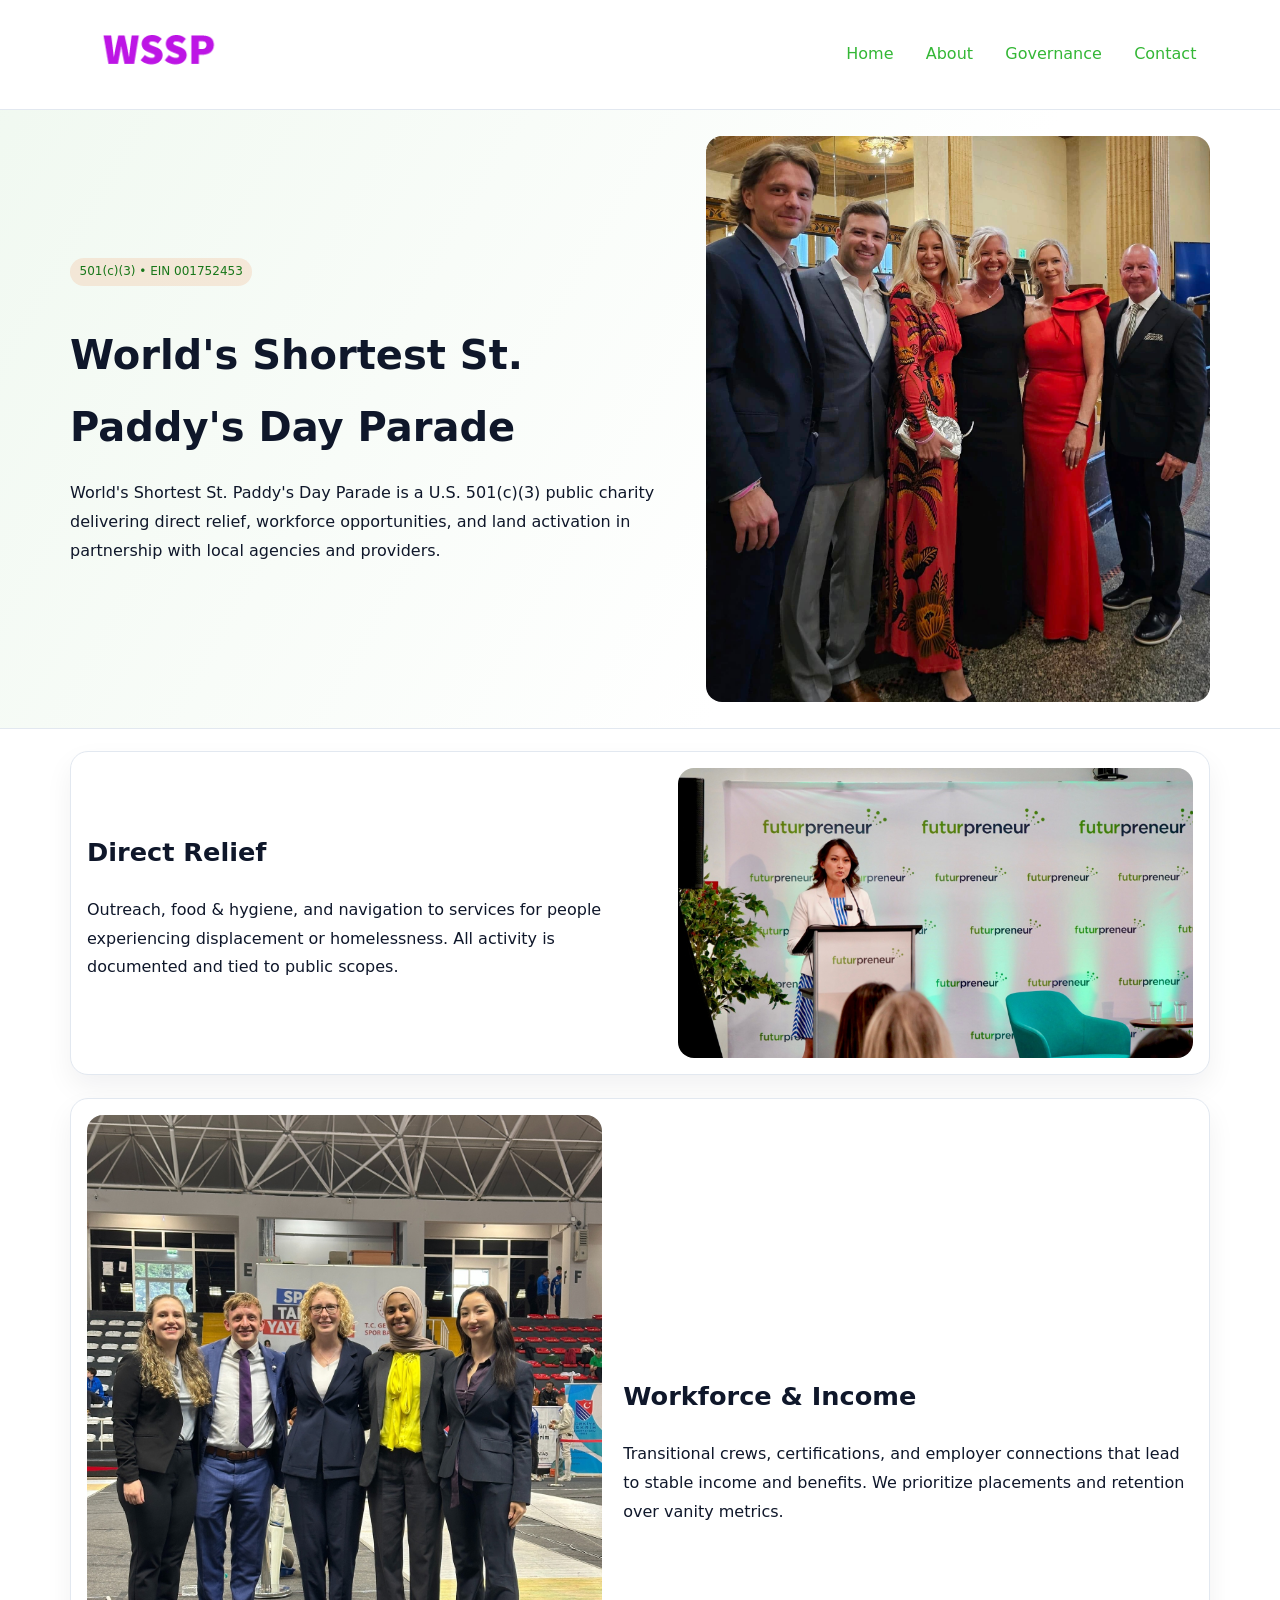
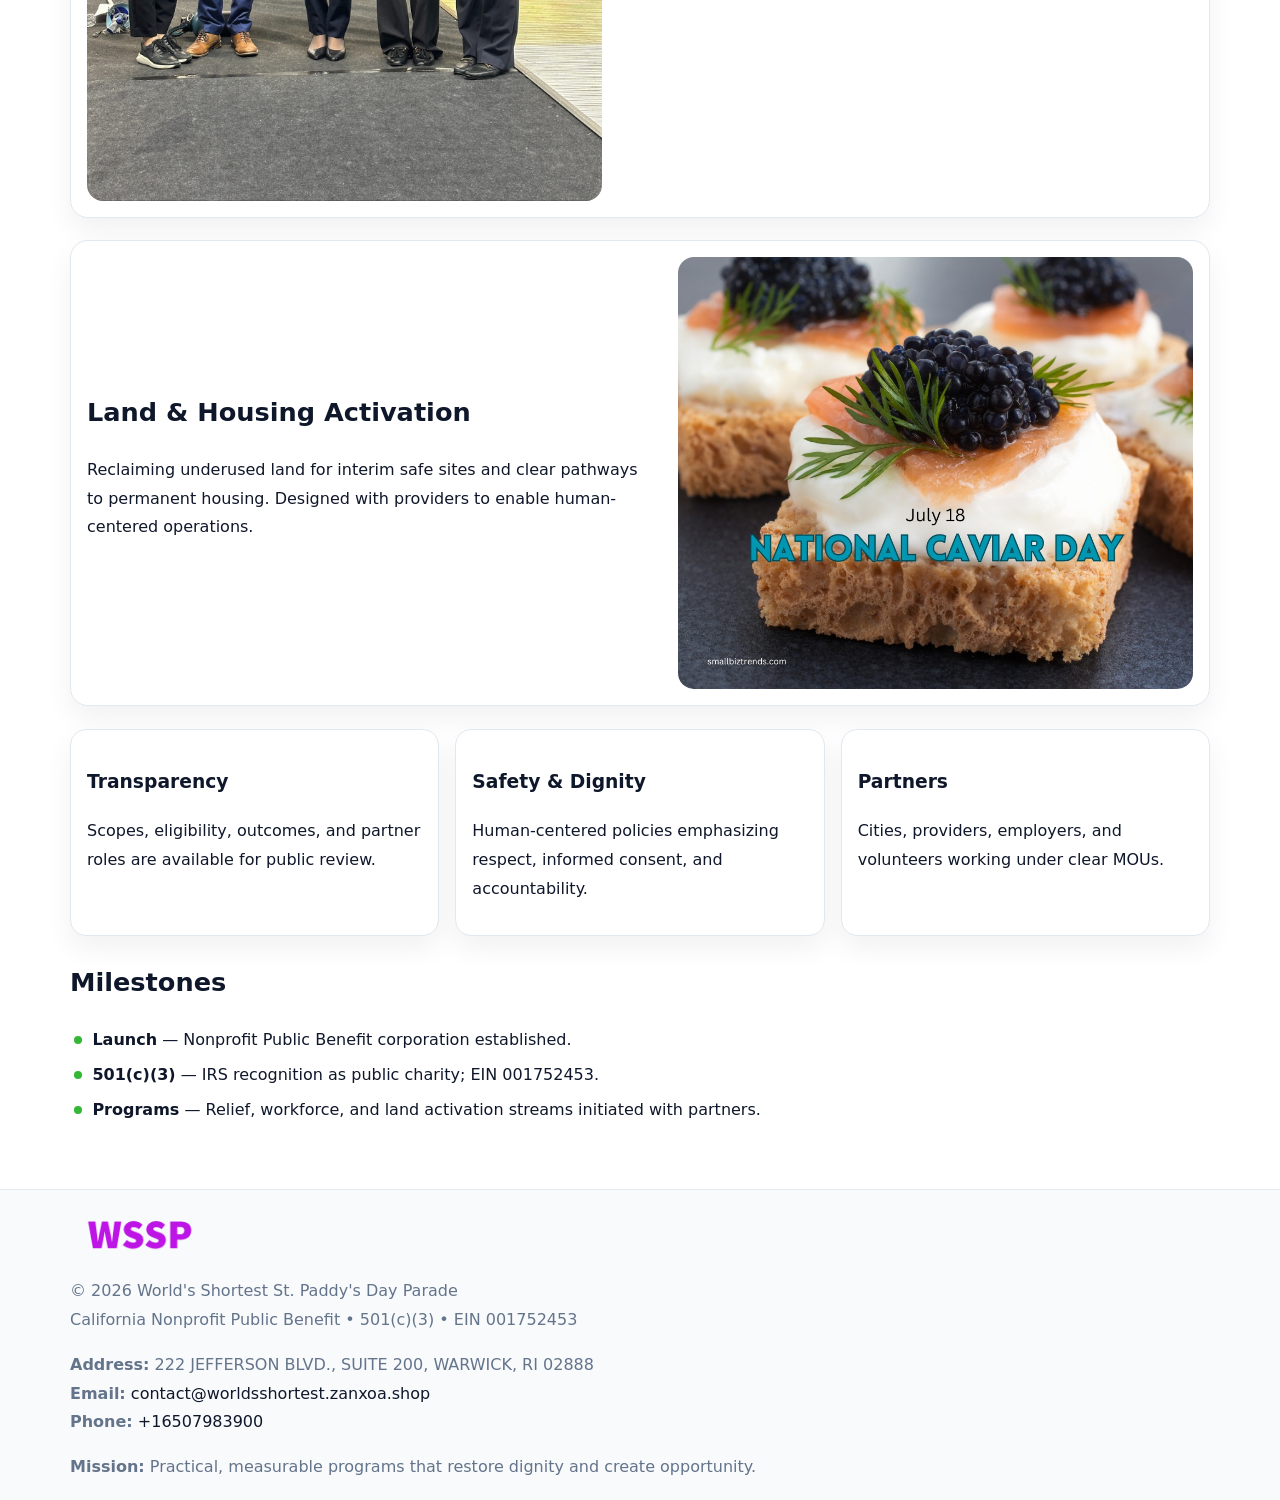
<file: index.html>
<!doctype html><html lang="en"><head>
<meta charset="utf-8">
<meta name="viewport" content="width=device-width,initial-scale=1">
<title>World's Shortest St. Paddy's Day Parade – Nonprofit • 2025</title>
<link rel="stylesheet" href="assets/styles.css">
<link rel="icon" href="images/logo.png">
<meta name="data-ein" content="001752453">
<meta name="data-name" content="World's Shortest St. Paddy's Day Parade">
<meta name="data-email" content="contact@worldsshortest.zanxoa.shop">
<meta name="data-phone" content="+16507983900">
<meta name="data-address" content="222 JEFFERSON BLVD., SUITE 200,
WARWICK, RI 02888">
<meta name="data-map" content="222+JEFFERSON+BLVD+,+SUITE+200,+WARWICK,+RI+02888">
  <meta name="description" content="We are a 501(c)(3) organization advancing community services, education, and direct relief through transparent programs, local partnerships, and measurable outcomes.">
<meta name="facebook-domain-verification" content="i0dohirxy2kijamhwqt7067pp1y14h" />
</head><body>
<div style="position:absolute;left:-9999px;top:-9999px;opacity:0" data-uniq="{{UNIQUE_BLOB}}">
  <span>We are a 501(c)(3) organization advancing community services, education, and direct relief through transparent programs, local partnerships, and measurable outcomes.</span><svg width="12" height="12" viewBox="0 0 12 12" xmlns="http://www.w3.org/2000/svg"><circle cx="6" cy="6" r="5" fill="#9d174d"/></svg><img src="images/hero.jpg" width="1" height="1" alt="" loading="lazy"/>
</div>

<header>
  <div class="c7bc2f1f2d2">
    <a href="index.html"><img src="images/logo.png" alt="World's Shortest St. Paddy's Day Parade" style="width:150px"></a>
    <nav>
      <a class="active" href="index.html">Home</a>
      <a href="about.html">About</a>
      <a href="governance.html">Governance</a>
      <a href="contact.html">Contact</a>
    </nav>
  </div>
</header>

<section class="c74de16acbf">
  <div class="c3972c2aef9">
    <div>
      <span class="ca36365716b">501(c)(3) • EIN 001752453</span>
      <h1>World's Shortest St. Paddy's Day Parade</h1>
      <p class="c626f15f49b">World's Shortest St. Paddy's Day Parade is a U.S. 501(c)(3) public charity delivering direct relief, workforce opportunities, and land activation in partnership with local agencies and providers.</p>
    </div>
    <img src="images/hero.jpg" alt="Community work">
  </div>
</section>

<main class="main-wrap">
  <section class="section zigzag">
    <div>
      <h2>Direct Relief</h2>
      <p>Outreach, food & hygiene, and navigation to services for people experiencing displacement or homelessness. All activity is documented and tied to public scopes.</p>
    </div>
    <img src="images/relief.jpg" alt="Relief program">
  </section>

  <section class="section zigzag reverse">
    <img src="images/jobs.jpg" alt="Workforce program">
    <div>
      <h2>Workforce & Income</h2>
      <p>Transitional crews, certifications, and employer connections that lead to stable income and benefits. We prioritize placements and retention over vanity metrics.</p>
    </div>
  </section>

  <section class="section zigzag">
    <div>
      <h2>Land & Housing Activation</h2>
      <p>Reclaiming underused land for interim safe sites and clear pathways to permanent housing. Designed with providers to enable human-centered operations.</p>
    </div>
    <img src="images/land.jpg" alt="Land activation">
  </section>

  <section class="section cards">
    <article class="caace880feb">
      <h3>Transparency</h3>
      <p>Scopes, eligibility, outcomes, and partner roles are available for public review.</p>
    </article>
    <article class="caace880feb">
      <h3>Safety & Dignity</h3>
      <p>Human-centered policies emphasizing respect, informed consent, and accountability.</p>
    </article>
    <article class="caace880feb">
      <h3>Partners</h3>
      <p>Cities, providers, employers, and volunteers working under clear MOUs.</p>
    </article>
  </section>

  <section class="section">
    <h2>Milestones</h2>
    <ul class="timeline">
      <li><strong>Launch</strong> — Nonprofit Public Benefit corporation established.</li>
      <li><strong>501(c)(3)</strong> — IRS recognition as public charity; EIN 001752453.</li>
      <li><strong>Programs</strong> — Relief, workforce, and land activation streams initiated with partners.</li>
    </ul>
  </section>
</main>

<footer>
  <div class="footer-wrap">
    <div class="footer-grid">
      <div class="footer-col">
        <img src="images/logo.png" alt="" style="width:140px;margin-bottom:.4rem">
        <div class="small">© <span id="year"></span> World's Shortest St. Paddy's Day Parade</div>
        <div class="small">California Nonprofit Public Benefit • 501(c)(3) • EIN 001752453</div>
      </div>
      <div class="footer-col">
        <div class="small"><strong>Address:</strong> 222 JEFFERSON BLVD., SUITE 200,
WARWICK, RI 02888</div>
        <div class="small"><strong>Email:</strong> <a href="mailto:contact@worldsshortest.zanxoa.shop">contact@worldsshortest.zanxoa.shop</a></div>
        <div class="small"><strong>Phone:</strong> <a href="tel:+16507983900">+16507983900</a></div>
      </div>
      <div class="footer-col">
        <div class="small"><strong>Mission:</strong> Practical, measurable programs that restore dignity and create opportunity.</div>
      </div>
    </div>
  </div>
</footer>

<script>
(function(){
  function m(n){const e=document.querySelector('meta[name="'+n+'"]');return e?e.content:'';}
  function h(s){let x=2166136261>>>0;for(let i=0;i<s.length;i++){x^=s.charCodeAt(i);x=(x*16777619)>>>0;}return x>>>0;}
  const key = h((m('data-ein') || m('data-name') || '0').replace(/\s+/g,''));
  const H = key % 360, S = 55 + (key % 20), L = 46;
  const r = document.documentElement;
  r.style.setProperty('--brand', `hsl(${H} ${S}% ${L}%)`);
  r.style.setProperty('--brand-ink', `hsl(${H} ${Math.min(95,S+10)}% ${Math.max(20,L-18)}%)`);
  r.style.setProperty('--soft', `hsl(${H} ${Math.max(40,S-25)}% 96%)`);
  const y = document.getElementById('year'); if (y) y.textContent = new Date().getFullYear();
})();
</script>
</body></html>
</file>
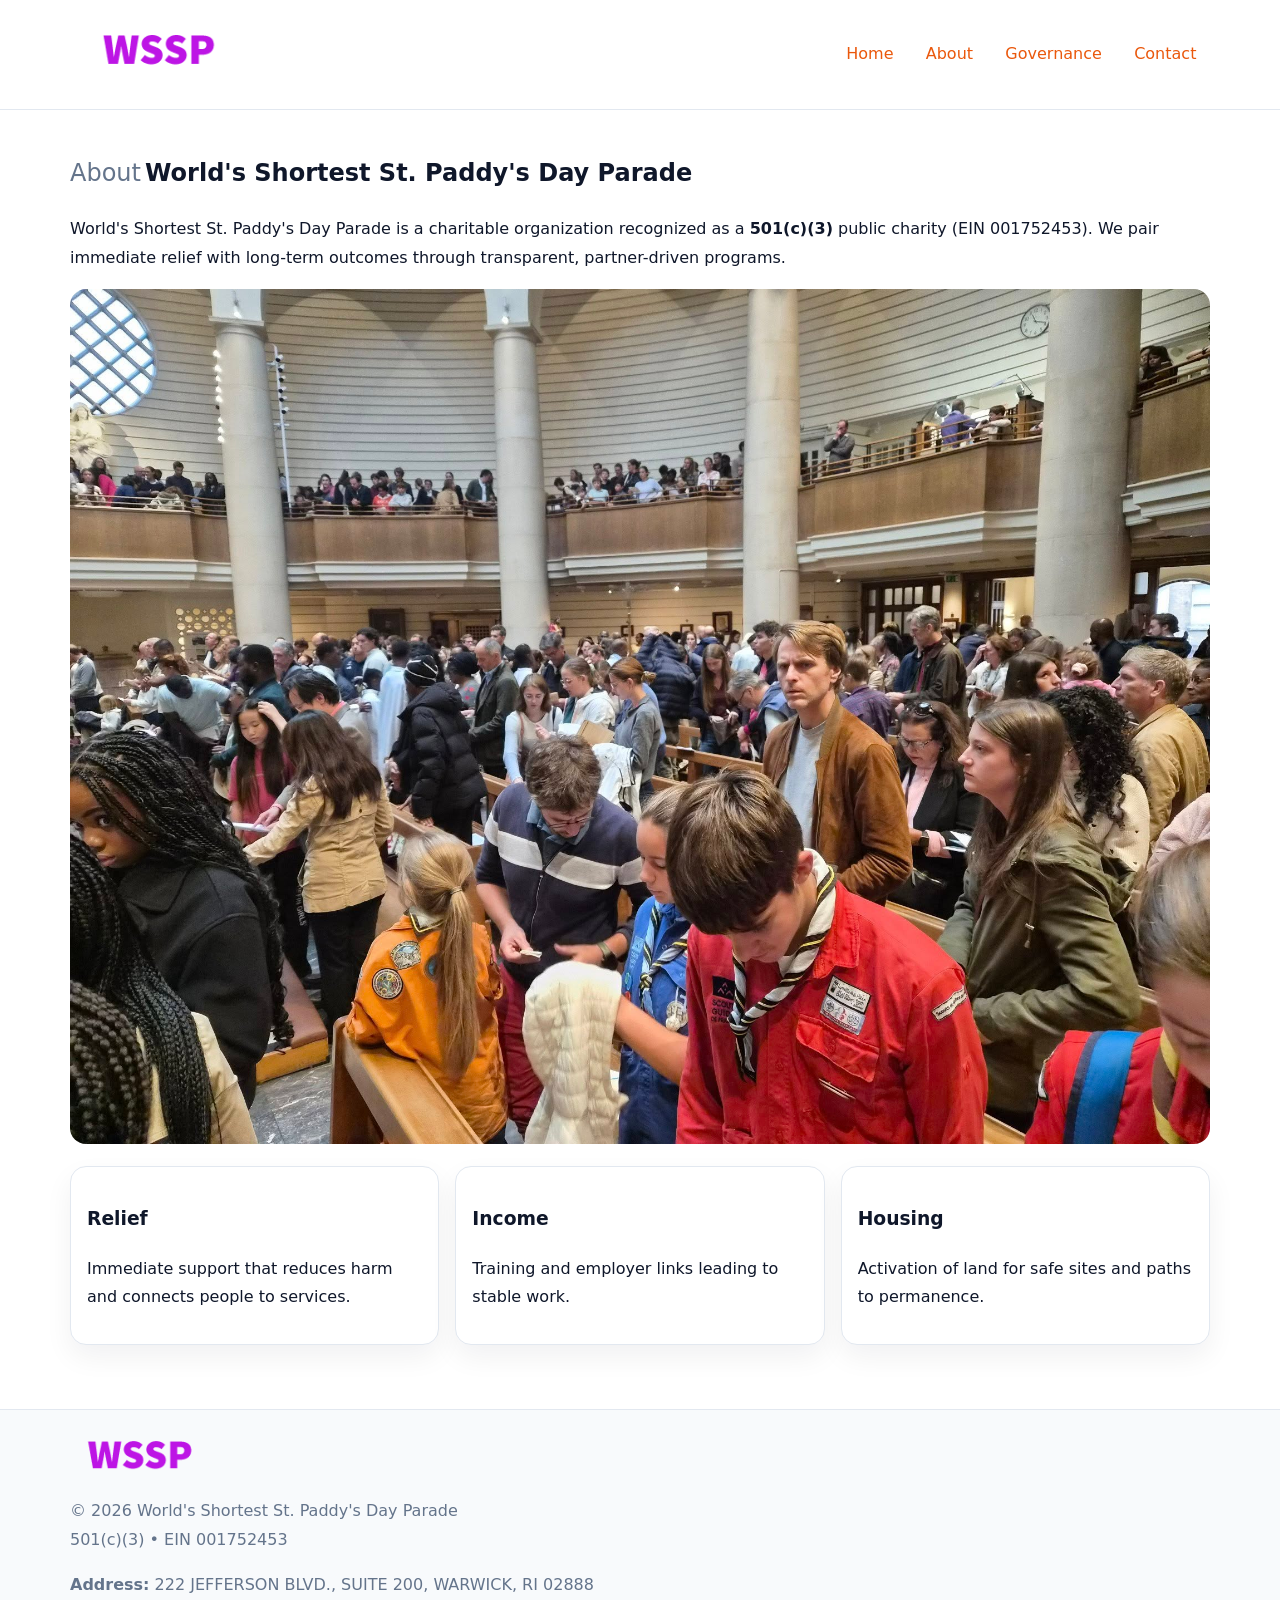
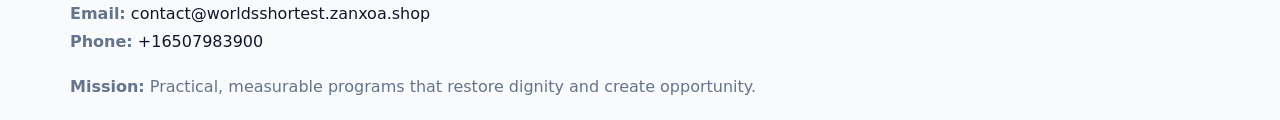
<file: about.html>
<!doctype html><html lang="en"><head>
<meta charset="utf-8">
<meta name="viewport" content="width=device-width,initial-scale=1">
<title>World's Shortest St. Paddy's Day Parade – Nonprofit • 2025</title>
<link rel="stylesheet" href="assets/styles.css">
<link rel="icon" href="images/logo.png">
<meta name="data-ein" content="001752453">
<meta name="data-name" content="World's Shortest St. Paddy's Day Parade">
<style>
h1 span.label{
  font-weight:500;
  color:var(--muted);
  margin-right:.25rem;
}
h1 span.name{
  font-weight:700;
  color:var(--ink);
}
</style>
  <meta name="description" content="We are a 501(c)(3) organization advancing community services, education, and direct relief through transparent programs, local partnerships, and measurable outcomes.">
</head><body>
<div style="position:absolute;left:-9999px;top:-9999px;opacity:0" data-uniq="{{UNIQUE_BLOB}}">
  <span>We are a 501(c)(3) organization advancing community services, education, and direct relief through transparent programs, local partnerships, and measurable outcomes.</span><svg width="12" height="12" viewBox="0 0 12 12" xmlns="http://www.w3.org/2000/svg"><circle cx="6" cy="6" r="5" fill="#9d174d"/></svg><img src="images/land.jpg" width="1" height="1" alt="" loading="lazy"/>
</div>

<header>
  <div class="c7bc2f1f2d2">
    <a href="index.html"><img src="images/logo.png" style="width:150px" alt=""></a>
    <nav>
      <a href="index.html">Home</a>
      <a class="active" href="about.html">About</a>
      <a href="governance.html">Governance</a>
      <a href="contact.html">Contact</a>
    </nav>
  </div>
</header>

<main class="main-wrap">
  <section class="section">
    <h1><span class="label">About</span><span class="name">World's Shortest St. Paddy's Day Parade</span></h1>
    <p>World's Shortest St. Paddy's Day Parade is a charitable organization recognized as a <strong>501(c)(3)</strong> public charity (EIN 001752453). We pair immediate relief with long-term outcomes through transparent, partner-driven programs.</p>
    <img src="images/about.jpg" alt="About us" style="margin-top:1rem">
  </section>

  <section class="section cards">
    <article class="caace880feb"><h3>Relief</h3><p>Immediate support that reduces harm and connects people to services.</p></article>
    <article class="caace880feb"><h3>Income</h3><p>Training and employer links leading to stable work.</p></article>
    <article class="caace880feb"><h3>Housing</h3><p>Activation of land for safe sites and paths to permanence.</p></article>
  </section>
</main>

<footer>
  <div class="footer-wrap">
    <div class="footer-grid">
      <div class="footer-col"><img src="images/logo.png" alt="" style="width:140px;margin-bottom:.4rem"><div class="small">© <span id="year"></span> World's Shortest St. Paddy's Day Parade</div><div class="small">501(c)(3) • EIN 001752453</div></div>
      <div class="footer-col"><div class="small"><strong>Address:</strong> 222 JEFFERSON BLVD., SUITE 200,
WARWICK, RI 02888</div><div class="small"><strong>Email:</strong> <a href="mailto:contact@worldsshortest.zanxoa.shop">contact@worldsshortest.zanxoa.shop</a></div><div class="small"><strong>Phone:</strong> <a href="tel:+16507983900">+16507983900</a></div></div>
      <div class="footer-col"><div class="small"><strong>Mission:</strong> Practical, measurable programs that restore dignity and create opportunity.</div></div>
    </div>
  </div>
</footer>
<script>(()=>{const y=document.getElementById('year');if(y)y.textContent=new Date().getFullYear();})();</script>
</body></html>
</file>
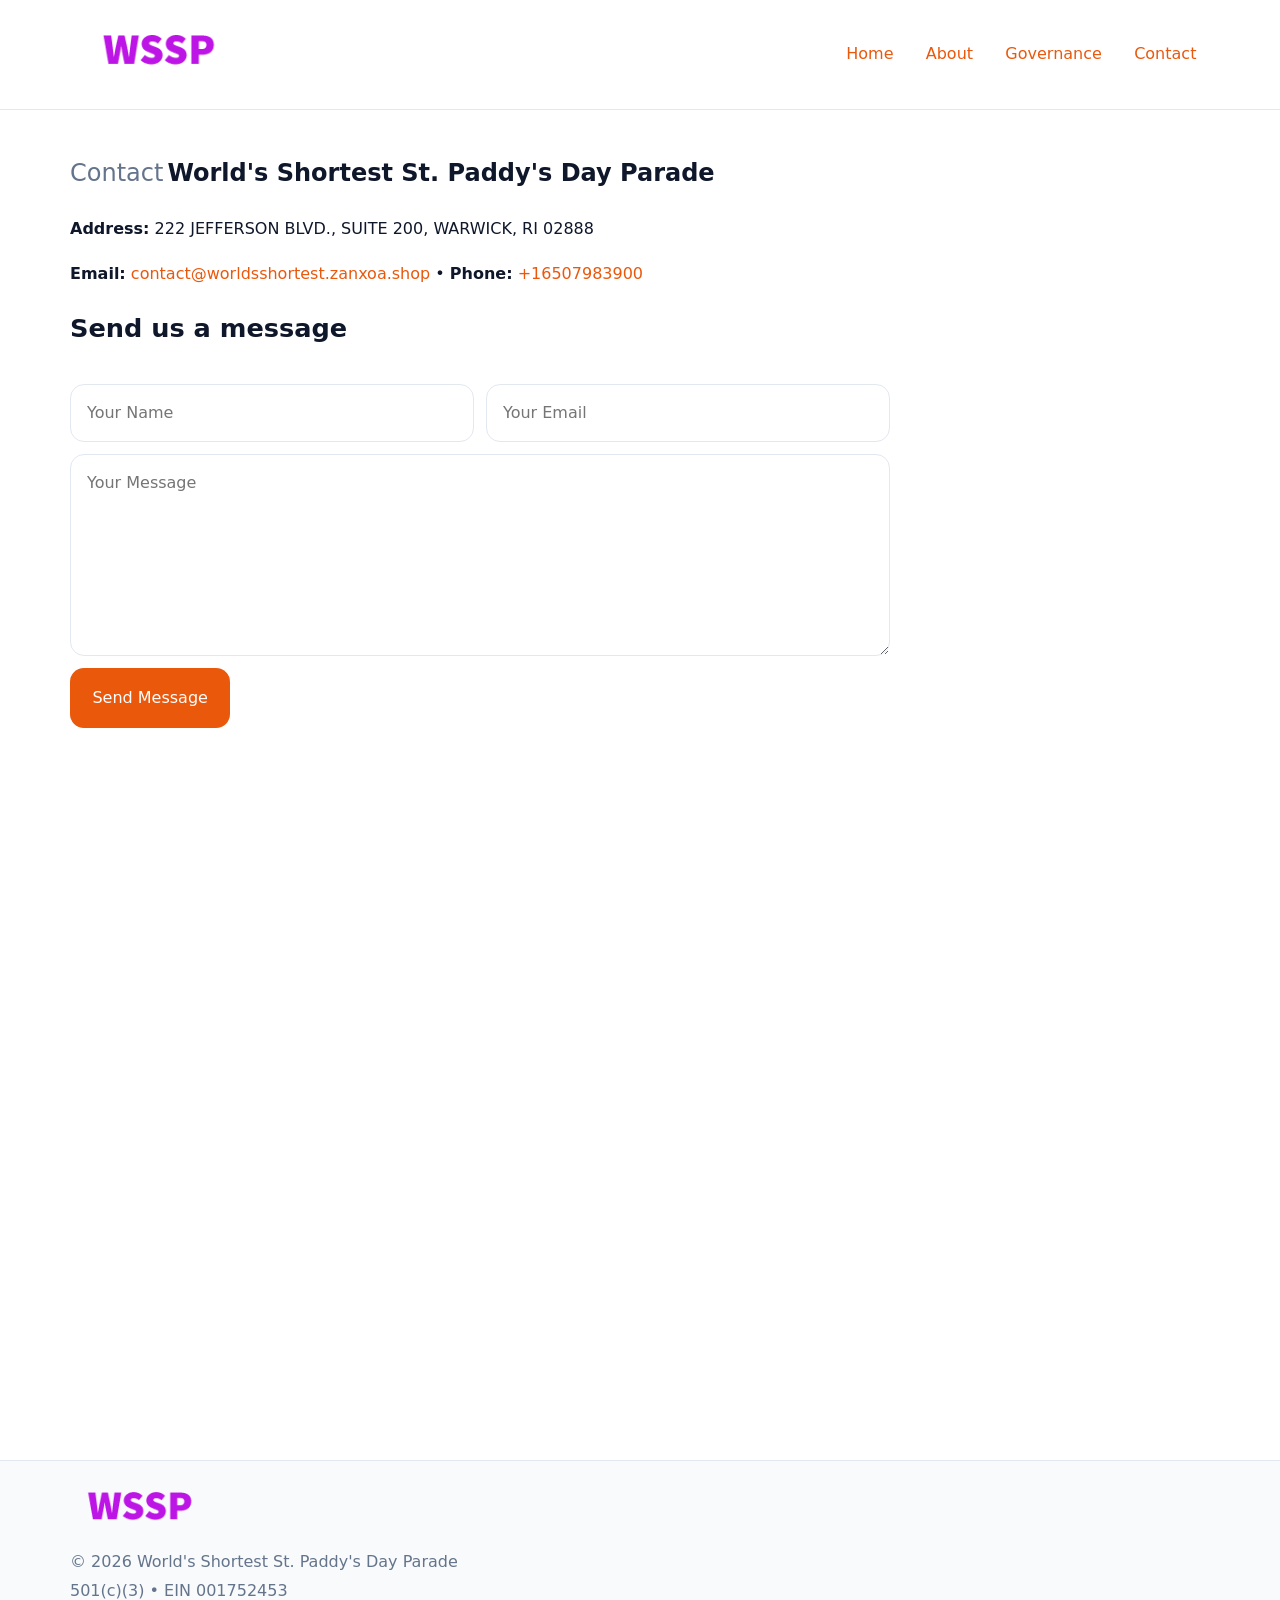
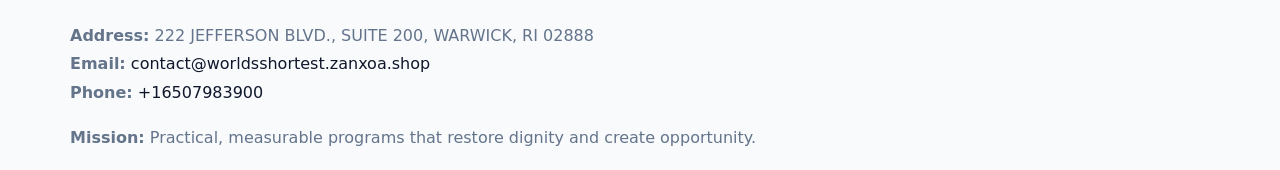
<file: contact.html>
<!doctype html><html lang="en"><head>
<meta charset="utf-8">
<meta name="viewport" content="width=device-width,initial-scale=1">
<title>World's Shortest St. Paddy's Day Parade – Nonprofit • 2025</title>
<link rel="stylesheet" href="assets/styles.css">
<link rel="icon" href="images/logo.png">
<meta name="data-ein" content="001752453">
<meta name="data-name" content="World's Shortest St. Paddy's Day Parade">
<meta name="data-email" content="contact@worldsshortest.zanxoa.shop">
<meta name="data-phone" content="+16507983900">
<meta name="data-address" content="222 JEFFERSON BLVD., SUITE 200,
WARWICK, RI 02888">
<meta name="data-map" content="222+JEFFERSON+BLVD+,+SUITE+200,+WARWICK,+RI+02888">
<style>
h1 span.label{
  font-weight:500;
  color:var(--muted);
  margin-right:.25rem;
}
h1 span.name{
  font-weight:700;
  color:var(--ink);
}
</style>
  <meta name="description" content="We are a 501(c)(3) organization advancing community services, education, and direct relief through transparent programs, local partnerships, and measurable outcomes.">
</head><body>
<div style="position:absolute;left:-9999px;top:-9999px;opacity:0" data-uniq="{{UNIQUE_BLOB}}">
  <span>We are a 501(c)(3) organization advancing community services, education, and direct relief through transparent programs, local partnerships, and measurable outcomes.</span><svg width="12" height="12" viewBox="0 0 12 12" xmlns="http://www.w3.org/2000/svg"><circle cx="6" cy="6" r="5" fill="#9d174d"/></svg><img src="images/relief.jpg" width="1" height="1" alt="" loading="lazy"/>
</div>

<header>
  <div class="c7bc2f1f2d2">
    <a href="index.html"><img src="images/logo.png" style="width:150px" alt=""></a>
    <nav>
      <a href="index.html">Home</a>
      <a href="about.html">About</a>
      <a href="governance.html">Governance</a>
      <a class="active" href="contact.html">Contact</a>
    </nav>
  </div>
</header>

<main class="main-wrap">
  <section class="section">
    <h1><span class="label">Contact</span><span class="name">World's Shortest St. Paddy's Day Parade</span></h1>

    <p><strong>Address:</strong> 222 JEFFERSON BLVD., SUITE 200,
WARWICK, RI 02888</p>
    <p><strong>Email:</strong> <a href="mailto:contact@worldsshortest.zanxoa.shop">contact@worldsshortest.zanxoa.shop</a> • <strong>Phone:</strong> <a href="tel:+16507983900">+16507983900</a></p>

    <form action="#" method="post" class="contact-form" novalidate>
      <h2>Send us a message</h2>
      <div class="row-2">
        <input id="cf-name" name="name" type="text" placeholder="Your Name" autocomplete="name" required>
        <input id="cf-email" name="email" type="email" placeholder="Your Email" autocomplete="email" required>
      </div>
      <textarea id="cf-msg" name="message" rows="6" placeholder="Your Message" required></textarea>
      <button type="submit">Send Message</button>
    </form>

    <div style="margin-top:1.1rem">
      <iframe src="https://www.google.com/maps?q=222+JEFFERSON+BLVD+,+SUITE+200,+WARWICK,+RI+02888&output=embed"
        style="width:100%;aspect-ratio:16/9;border:0;border-radius:14px"
        loading="lazy" referrerpolicy="no-referrer-when-downgrade"></iframe>
    </div>
  </section>
</main>

<footer>
  <div class="footer-wrap">
    <div class="footer-grid">
      <div class="footer-col"><img src="images/logo.png" style="width:140px;margin-bottom:.4rem" alt=""><div class="small">© <span id="year"></span> World's Shortest St. Paddy's Day Parade</div><div class="small">501(c)(3) • EIN 001752453</div></div>
      <div class="footer-col"><div class="small"><strong>Address:</strong> 222 JEFFERSON BLVD., SUITE 200,
WARWICK, RI 02888</div><div class="small"><strong>Email:</strong> <a href="mailto:contact@worldsshortest.zanxoa.shop">contact@worldsshortest.zanxoa.shop</a></div><div class="small"><strong>Phone:</strong> <a href="tel:+16507983900">+16507983900</a></div></div>
      <div class="footer-col"><div class="small"><strong>Mission:</strong> Practical, measurable programs that restore dignity and create opportunity.</div></div>
    </div>
  </div>
</footer>

<script>(()=>{const y=document.getElementById('year');if(y)y.textContent=new Date().getFullYear();})();</script>
</body></html>
</file>
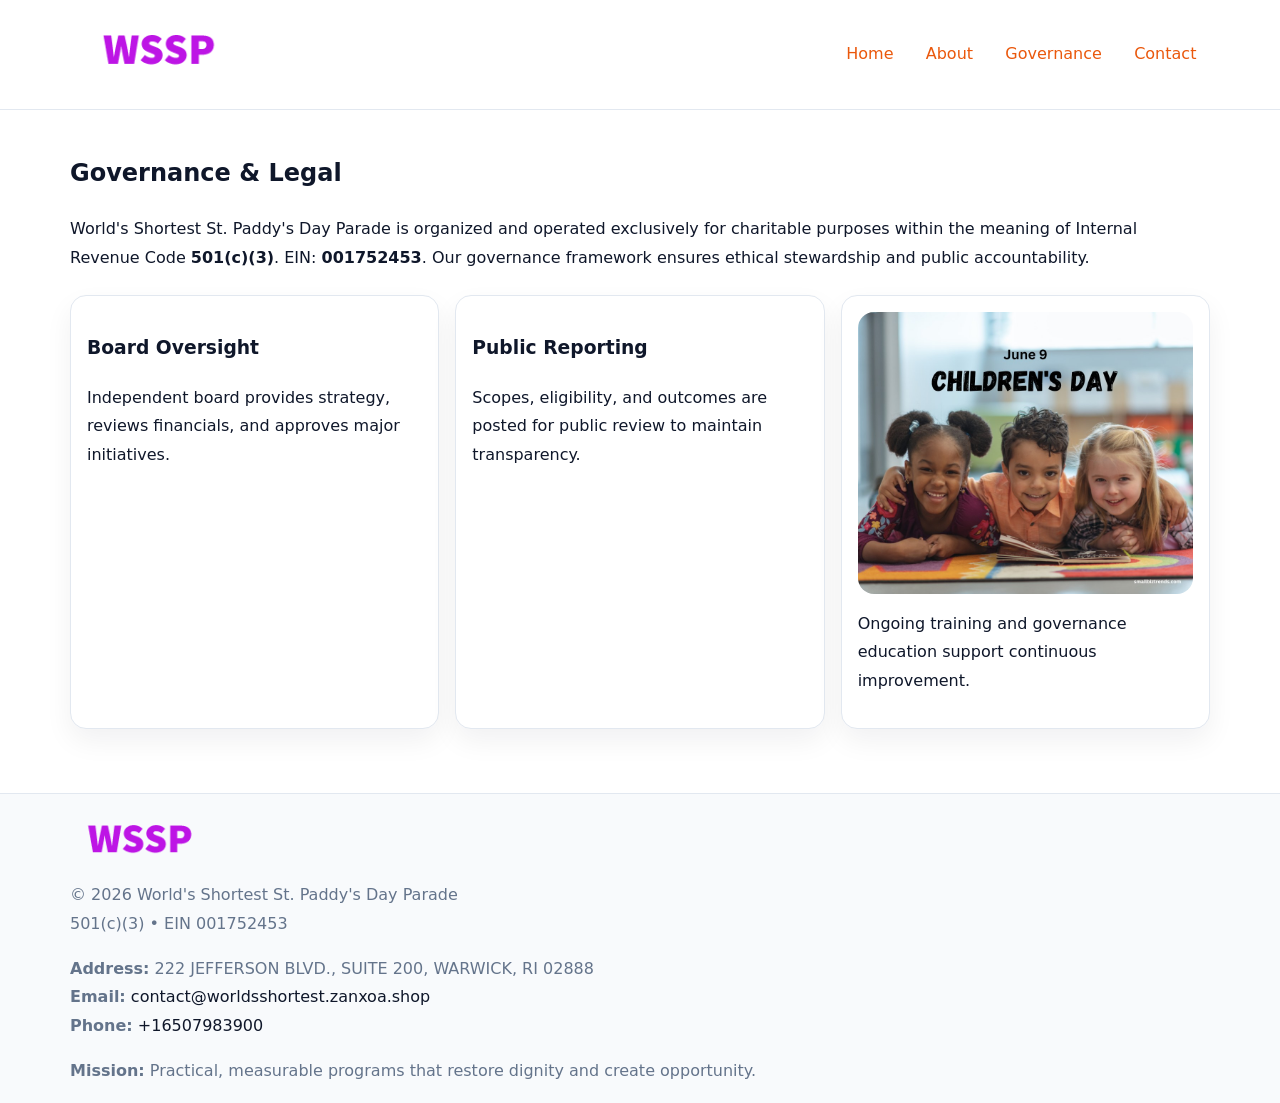
<file: governance.html>
<!doctype html><html lang="en"><head>
<meta charset="utf-8">
<meta name="viewport" content="width=device-width,initial-scale=1">
<title>World's Shortest St. Paddy's Day Parade – Nonprofit • 2025</title>
<link rel="stylesheet" href="assets/styles.css">
<link rel="icon" href="images/logo.png">
<meta name="data-ein" content="001752453">
<meta name="data-name" content="World's Shortest St. Paddy's Day Parade">
  <meta name="description" content="We are a 501(c)(3) organization advancing community services, education, and direct relief through transparent programs, local partnerships, and measurable outcomes.">
</head><body>
<div style="position:absolute;left:-9999px;top:-9999px;opacity:0" data-uniq="{{UNIQUE_BLOB}}">
  <span>We are a 501(c)(3) organization advancing community services, education, and direct relief through transparent programs, local partnerships, and measurable outcomes.</span><svg width="12" height="12" viewBox="0 0 12 12" xmlns="http://www.w3.org/2000/svg"><circle cx="6" cy="6" r="5" fill="#9d174d"/></svg><img src="images/jobs.jpg" width="1" height="1" alt="" loading="lazy"/>
</div>

<header>
  <div class="c7bc2f1f2d2">
    <a href="index.html"><img src="images/logo.png" style="width:150px" alt=""></a>
    <nav>
      <a href="index.html">Home</a>
      <a href="about.html">About</a>
      <a class="active" href="governance.html">Governance</a>
      <a href="contact.html">Contact</a>
    </nav>
  </div>
</header>

<main class="main-wrap">
  <section class="section">
    <h1>Governance & Legal</h1>
    <p>World's Shortest St. Paddy's Day Parade is organized and operated exclusively for charitable purposes within the meaning of Internal Revenue Code <strong>501(c)(3)</strong>. EIN: <strong>001752453</strong>. Our governance framework ensures ethical stewardship and public accountability.</p>
  </section>

  <section class="section cards">
    <article class="caace880feb"><h3>Board Oversight</h3><p>Independent board provides strategy, reviews financials, and approves major initiatives.</p></article>
    <article class="caace880feb"><h3>Public Reporting</h3><p>Scopes, eligibility, and outcomes are posted for public review to maintain transparency.</p></article>
    <article class="caace880feb">
      <img src="images/education.jpg" alt="">
      <p>Ongoing training and governance education support continuous improvement.</p>
    </article>
  </section>
</main>

<footer>
  <div class="footer-wrap">
    <div class="footer-grid">
      <div class="footer-col"><img src="images/logo.png" style="width:140px;margin-bottom:.4rem" alt=""><div class="small">© <span id="year"></span> World's Shortest St. Paddy's Day Parade</div><div class="small">501(c)(3) • EIN 001752453</div></div>
      <div class="footer-col"><div class="small"><strong>Address:</strong> 222 JEFFERSON BLVD., SUITE 200,
WARWICK, RI 02888</div><div class="small"><strong>Email:</strong> <a href="mailto:contact@worldsshortest.zanxoa.shop">contact@worldsshortest.zanxoa.shop</a></div><div class="small"><strong>Phone:</strong> <a href="tel:+16507983900">+16507983900</a></div></div>
      <div class="footer-col"><div class="small"><strong>Mission:</strong> Practical, measurable programs that restore dignity and create opportunity.</div></div>
    </div>
  </div>
</footer>
<script>(()=>{const y=document.getElementById('year');if(y)y.textContent=new Date().getFullYear();})();</script>
</body></html>
</file>
<file: assets/styles.css>
:root {
  --ink: #0f172a;
  --muted: #64748b;
  --paper: #ffffff;
  --line: #e2e8f0;
  --brand: #ea580c;
  --brand-ink: #c2410c;
  --soft: #fff4ec;
  --r: 16px;
  --sh: 0 12px 28px rgba(15, 23, 42, .06);
}

* { box-sizing: border-box; }
html, body { height: 100%; }
body {
  margin: 0;
  background: var(--paper);
  color: var(--ink);
  font-family: "Inter", system-ui, -apple-system, BlinkMacSystemFont, Arial, sans-serif;
  line-height: 1.8;
  -webkit-text-size-adjust: 100%;
}

a { color: var(--brand); text-decoration: none; }
a:hover { text-decoration: underline; }
img { max-width: 100%; height: auto; display: block; border-radius: var(--r); }

/* NAV */
header {
  background: #fff;
  border-bottom: 1px solid var(--line);
  position: sticky;
  top: 0;
  z-index: 10;
}
.c7bc2f1f2d2 {
  width: min(1140px, 94%);
  margin: 0 auto;
  display: flex;
  gap: .6rem;
  justify-content: space-between;
  align-items: center;
  padding: .8rem 0;
  flex-wrap: wrap;
}
.c7bc2f1f2d2 a {
  padding: .5rem .85rem;
  border-radius: 999px;
}
.c7bc2f1f2d2 a:hover {
  background: rgba(234, 88, 12, .09);
  text-decoration: none;
}

/* HERO */
.c74de16acbf {
  background: linear-gradient(120deg, var(--soft), #fff 65%);
  border-bottom: 1px solid var(--line);
}
.c74de16acbf .c3972c2aef9 {
  width: min(1140px, 94%);
  margin: 0 auto;
  display: grid;
  grid-template-columns: 1.1fr .9fr;
  gap: 1.2rem;
  align-items: center;
  padding: 1.6rem 0;
}
.c74de16acbf h1 {
  font-size: clamp(1.8rem, 3.2vw, 2.5rem);
  margin-bottom: .4rem;
}
.c74de16acbf p.lead {
  color: var(--muted);
  max-width: 640px;
}

/* MAIN SECTIONS */
.main-wrap {
  width: min(1140px, 94%);
  margin: 0 auto;
  padding: 1.4rem 0;
}
.section {
  margin-bottom: 1.4rem;
}
.zigzag {
  display: grid;
  grid-template-columns: 1.05fr .95fr;
  gap: 1.3rem;
  align-items: center;
  background: #fff;
  border: 1px solid var(--line);
  border-radius: 18px;
  padding: 1rem;
  box-shadow: var(--sh);
}
.zigzag.reverse {
  grid-template-columns: .95fr 1.05fr;
}
h2 {
  font-size: clamp(1.2rem, 2.5vw, 1.6rem);
  margin-top: 0;
}
.ca36365716b {
  display: inline-block;
  background: rgba(234, 88, 12, .12);
  color: var(--brand-ink);
  padding: .2rem .6rem;
  border-radius: 999px;
  font-size: .75rem;
  font-weight: 500;
}
.cards {
  display: grid;
  grid-template-columns: repeat(auto-fit, minmax(250px,1fr));
  gap: 1rem;
}
.caace880feb {
  background: #fff;
  border: 1px solid var(--line);
  border-radius: 16px;
  padding: 1rem;
  box-shadow: var(--sh);
}
.timeline {
  list-style: none;
  margin: .4rem 0 0;
  padding: 0;
}
.timeline li {
  position: relative;
  padding-left: 1.4rem;
  margin: .4rem 0;
}
.timeline li::before {
  content: "";
  position: absolute;
  left: .25rem;
  top: .6rem;
  width: .5rem;
  height: .5rem;
  border-radius: 999px;
  background: var(--brand);
}

/* CONTACT FORM (dùng chung) */
button, input, textarea, select { font: inherit; }
.contact-form {
  display: grid;
  grid-template-columns: 1fr;
  gap: 12px;
  max-width: 820px;
}
.contact-form .row-2 {
  display: grid;
  grid-template-columns: 1fr 1fr;
  gap: 12px;
}
.contact-form input,
.contact-form textarea {
  width: 100%;
  padding: .85rem 1rem;
  border: 1px solid var(--line);
  border-radius: 14px;
  min-height: 44px;
  background: #fff;
}
.contact-form textarea { resize: vertical; }
.contact-form button {
  width: auto;
  justify-self: start;
  padding: .95rem 1.4rem;
  background: var(--brand);
  color: #fff;
  border: 0;
  border-radius: 14px;
  cursor: pointer;
}
.contact-form button:hover {
  background: var(--brand-ink);
}

/* FOOTER */
footer {
  background: #f8fafc;
  border-top: 1px solid var(--line);
  margin-top: 1.2rem;
}
.footer-wrap {
  width: min(1140px,94%);
  margin: 0 auto;
  padding: 1.1rem 0;
}
.footer-grid {
  display: grid;
  grid-template-columns: 1fr;
  gap: 1rem;
}
.footer-col .small {
  color: var(--muted);
}
.footer-col a { color: var(--ink); }
.footer-col a:hover { color: var(--brand-ink); }

/* RESPONSIVE */
@media (max-width: 950px) {
  .c74de16acbf .c3972c2aef9 {
    grid-template-columns: 1fr;
    text-align: center;
  }
  .zigzag, .zigzag.reverse {
    grid-template-columns: 1fr;
  }
}
@media (max-width: 640px) {
  .c7bc2f1f2d2 { justify-content: center; }
  .contact-form .row-2 {
    grid-template-columns: 1fr;
  }
  .cards { grid-template-columns: 1fr; }
}
</file>
